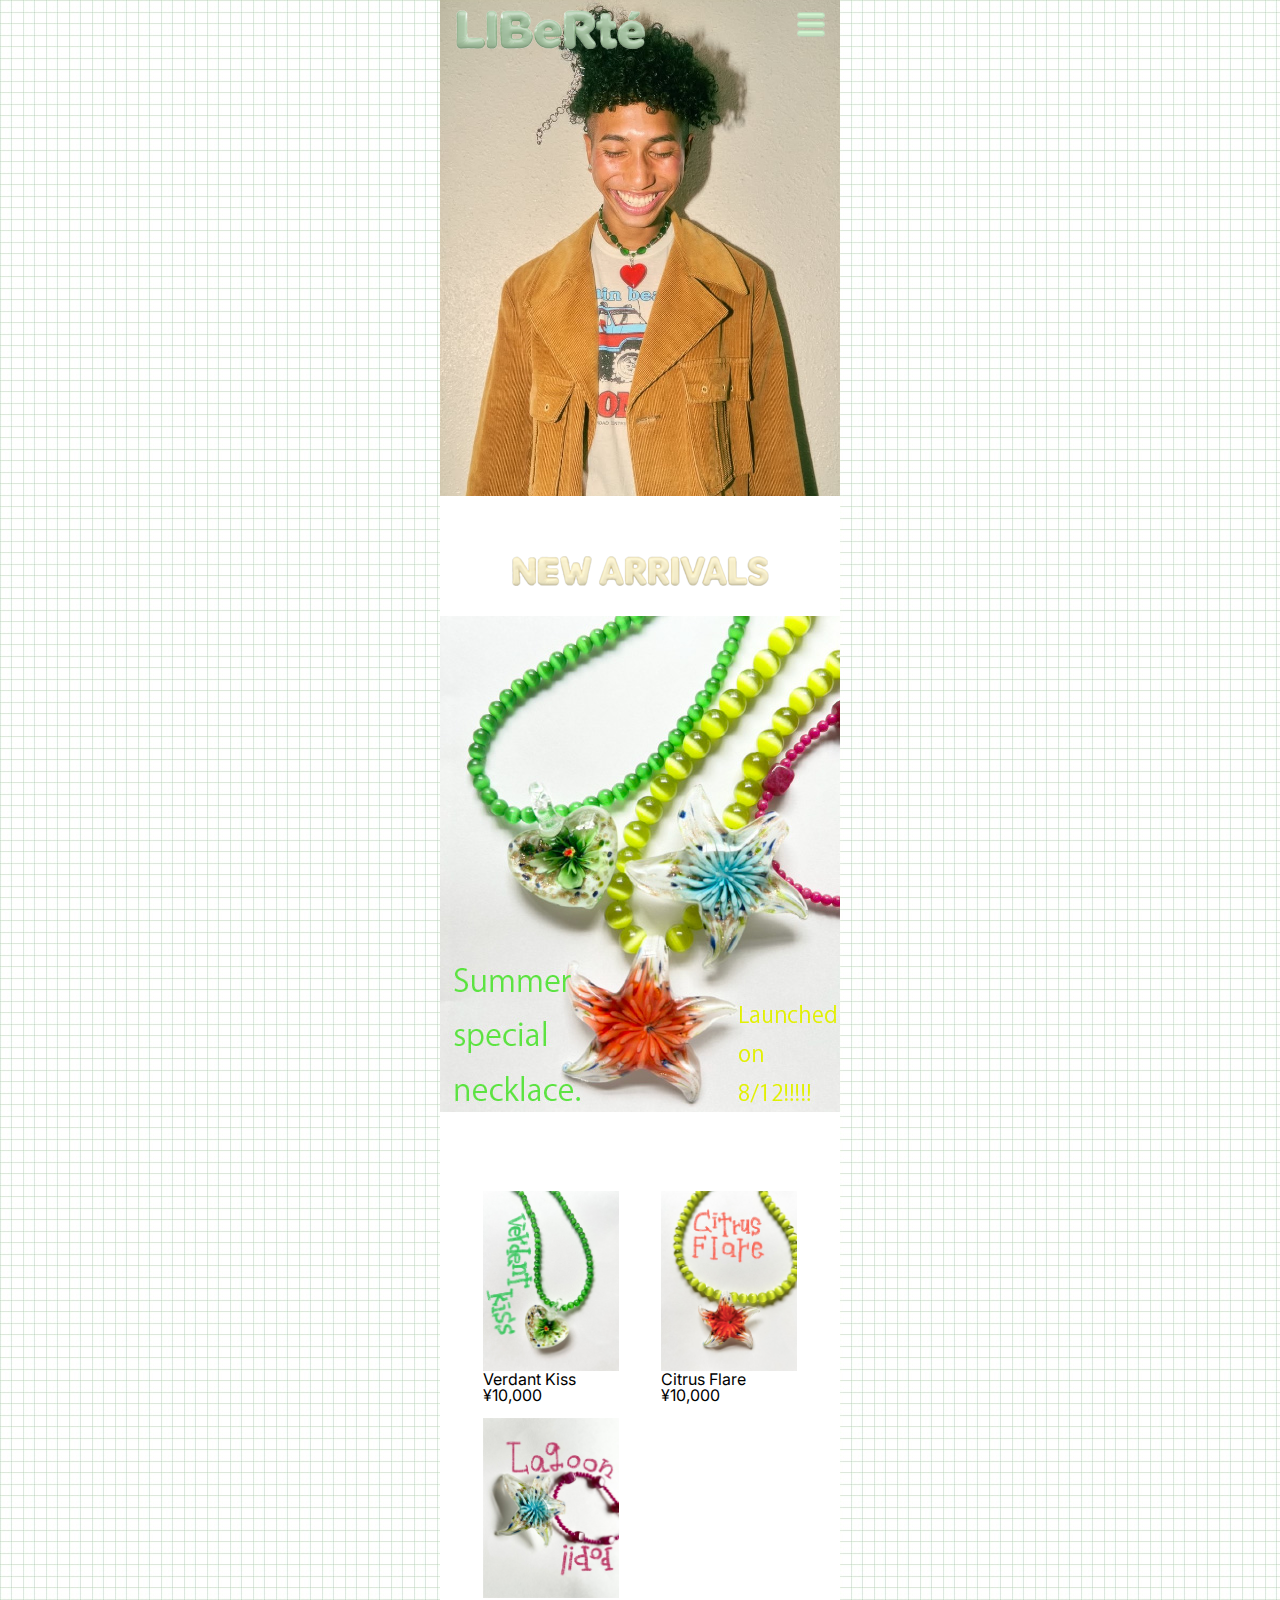
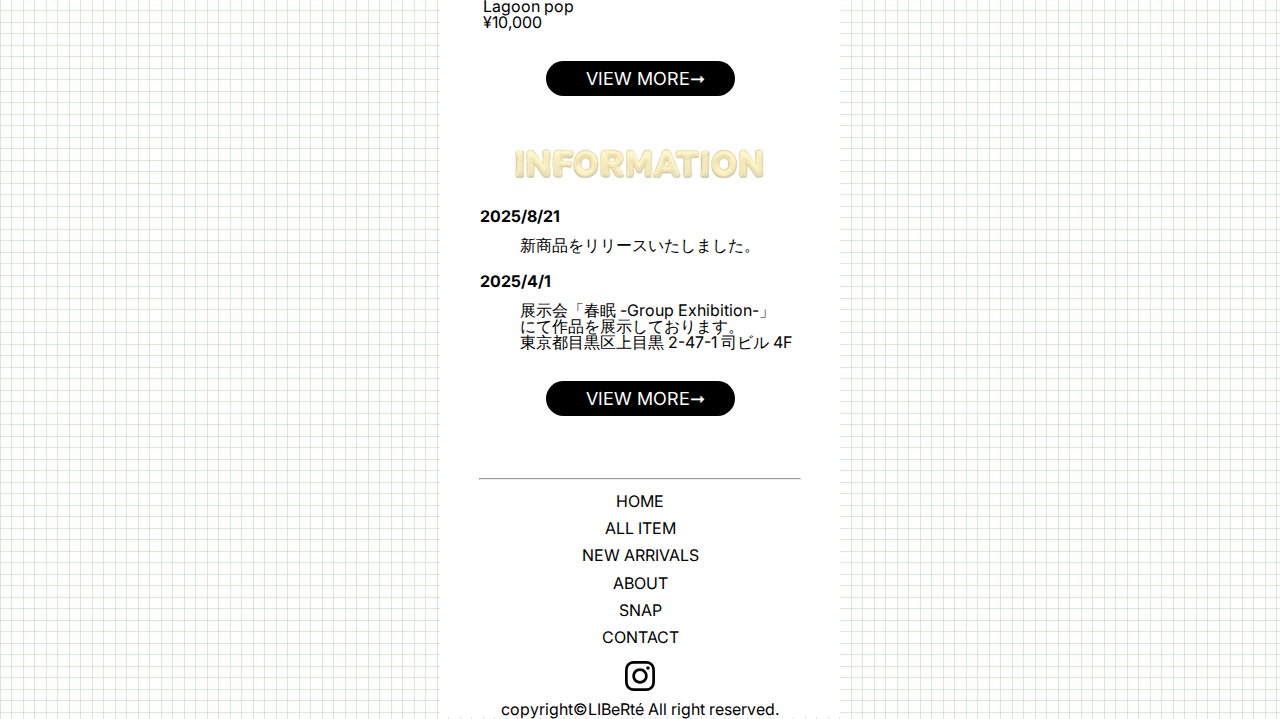
<file: index.html>
<!DOCTYPE html>
<html lang="ja">
<head>
	<meta charset="UTF-8">
	<meta name="viewport" content="width=device-width, initial-scale=1.0">
	<title>LIBeRté -HOME-</title>	
	<link rel="icon" href="favicon.ico">
	<link rel="stylesheet" href="css/reset.css">
	<link rel="stylesheet" href="css/common.css">
	<link rel="stylesheet" href="css/top.css">
	<script src="js/jquery-2.1.4.min.js"></script>
	<script src="js/script.js"></script>

	<link rel="preconnect" href="https://fonts.googleapis.com">
	<link rel="preconnect" href="https://fonts.gstatic.com" crossorigin>
	<link href="https://fonts.googleapis.com/css2?family=Inter:ital,opsz,wght@0,14..32,100..900;1,14..32,100..900&display=swap" rel="stylesheet"><body>
	<div id="page">
			<div id="headnav">
			<header>
				<h1><a href="index.html"><img src="images/logo.png" alt="LIBeRté"></a></h1>
			</header>
			<nav>
					<input type="checkbox" id="menu">
					<label for="menu"><img src="images/menu.png" alt="メニュー"></label>
				<ul>
					<li class="HOME"><a href="index.html"><img src="images/home.png" alt="HOME"></a></li>
					<li class="ALL ITEM"><a href="html/item.html"><img src="images/item.png" alt="ALL ITEM"></a></li>
					<li class="NEW ARRIVALS"><a href="html/new.html"><img src="images/new.png" alt="NEW ARRIVALS"></a></li>
					<li class="ABOUT"><a href="html/about.html"><img src="images/about.png" alt="ABOUT"></a></li>
					<li class="SNAP"><a href="html/snap.html"><img src="images/snap.png" alt="SNAP"></a></li>
					<li class="CONTACT"><a href="html/contact.html"><img src="images/contact.png" alt="CONTACT"></a></li>
				</ul>
			</nav>
		</div>
	<main>
		<picture>
			<source srcset="images/mainvisual.jpg" media="(max-witdh: 500px)">
			<img src="images/mainvisual.jpg" width="400" height="496" alt="liberte">
		</picture>

	<h2><img src="images/new.png" alt="NEW ARRIVALS"></h2>

		<div id="slide">
			<ul>
				<li><img src="images/summer1.jpg" width="400" height="496" alt="Summer Special"></li>
				<li><img src="images/citrus.jpg" width="400" height="496" alt="Citrus"></li>
				<li><img src="images/kiss.jpg" width="400" height="496" alt="Verdant Kiss"></li>
				<li><img src="images/pop.jpg" width="400" height="496" alt="Lagoon pop"></li>
			</ul>
		</div>

	<dl>
		<dt>
			<img src="images/kiss.jpeg" width="136" height="180" alt="Verdant Kiss" >
		</dt>
		<dd>
		Verdant Kiss<br>&yen;10,000
		</dd>
	</dl>
	<dl>
		<dt>
			<img src="images/citrus.jpeg" width="136" height="180" alt="Citrus Flare" >
		</dt>
		<dd>
		Citrus Flare<br>&yen;10,000
		</dd>
	</dl>
	<dl>
		<dt>
			<img src="images/lagoon.jpeg" width="136" height="180" alt="Lagoon pop" >
		</dt>
		<dd>
		Lagoon pop<br>&yen;10,000
		</dd>
	</dl>
	
	<p class="view"><a href="html/new.html">VIEW MORE&#x279E;</a></p>

	<h2><img src="images/info.png" alt="INFORMATION"></h2>
	<div id="info">
	<ul><strong>2025/8/21</strong>
		<li>新商品をリリースいたしました。</li>
	</ul>
	<ul><strong>2025/4/1</strong>
		<li>展示会「春眠 -Group Exhibition-」<br>
		にて作品を展示しております。<br>
		東京都目黒区上目黒 2-47-1 司ビル 4F</li>
	</ul>
		</div>
			<p class="view"><a href="hayakawa.pptx">VIEW MORE&#x279E;</a></p>

</main>


<footer>
	<hr>
		<ul>
			<li class="HOME"><a href="index.html">HOME</a></li>
			<li class="ALL ITEM"><a href="html/item.html">ALL ITEM</a></li>
			<li class="NEW ARRIVALS"><a href="html/new.html">NEW ARRIVALS</a></li>
			<li class="ABOUT"><a href="html/about.html">ABOUT</a></li>
			<li class="SNAP"><a href="html/snap.html">SNAP</a></li>
			<li class="CONTACT"><a href="html/contact.html">CONTACT</a></li>
		</ul>

		<p class="insta">
			<a href="https://www.instagram.com/" target="_blank"><img src="images/Instagram_Glyph_Black.svg" width="30" height="30" alt="Instagram"></a>
		</p>
	<p><small>copyright&copy;LIBeRté All right reserved.</small></p>

</footer>
</div>
</body>
</html>
</file>
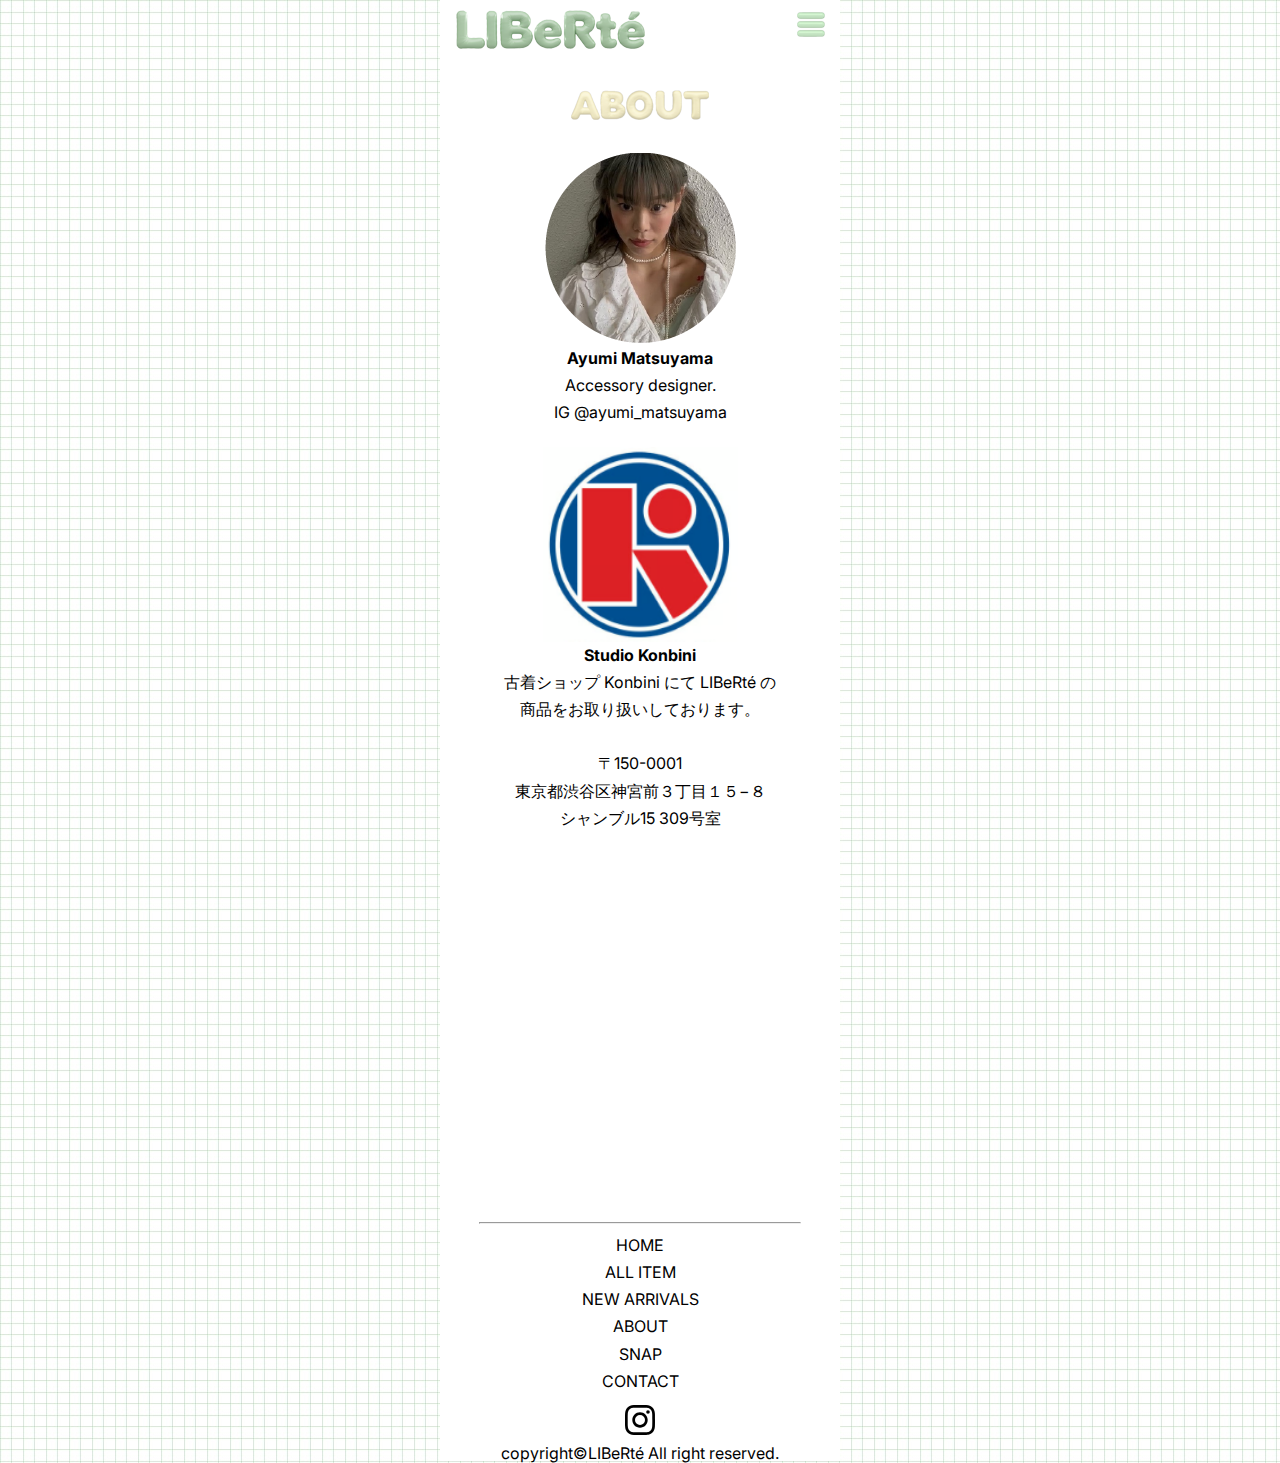
<file: html/about.html>
<!DOCTYPE html>
<html lang="ja">
<head>
	<meta charset="UTF-8">
	<meta name="viewport" content="width=device-width, initial-scale=1.0">
	<title>LIBeRté -ABOUT-</title>
	<link rel="icon" href="../favicon.ico">
	<link rel="stylesheet" href="../css/reset.css">
	<link rel="stylesheet" href="../css/common.css">
	<link rel="stylesheet" href="../css/about.css">
<link rel="preconnect" href="https://fonts.googleapis.com">
<link rel="preconnect" href="https://fonts.gstatic.com" crossorigin>
<link href="https://fonts.googleapis.com/css2?family=Inter:ital,opsz,wght@0,14..32,100..900;1,14..32,100..900&display=swap" rel="stylesheet"><body>
	<div id="page">
		<div id="headnav">
			<header>
				<h1><a href="../index.html"><img src="../images/logo.png" alt="LIBeRté"></a></h1>
			</header>
			<nav>
					<input type="checkbox" id="menu">
					<label for="menu"><img src="../images/menu.png" alt="メニュー"></label>
				<ul>
					<li class="HOME"><a href="../index.html"><img src="../images/home.png" alt="HOME"></a></li>
					<li class="ALL ITEM"><a href="item.html"><img src="../images/item.png" alt="ALL ITEM"></a></li>
					<li class="NEW ARRIVALS"><a href="new.html"><img src="../images/new.png" alt="NEW ARRIVALS"></a></li>
					<li class="ABOUT"><a href="about.html"><img src="../images/about.png" alt="ABOUT"></a></li>
					<li class="SNAP"><a href="snap.html"><img src="../images/snap.png" alt="SNAP"></a></li>
					<li class="CONTACT"><a href="contact.html"><img src="../images/contact.png" alt="CONTACT"></a></li>
				</ul>
			</nav>
		</div>
<main>
<h2><img src="../images/about.png" alt="ABOUT"></h2>
<dl>
	<dt>
		<img src="../images/ayu.png" width="195" height="195" alt="liberte">
		</dt>
		<dd>
			<strong>Ayumi Matsuyama</strong><br>
			Accessory designer.<br>
			IG @ayumi_matsuyama
		</dd>
</dl>

<dl>
	<dt>
		<img src="../images/konbini.png" width="195" height="195" alt="konbini">
		</dt>
		<dd>
		<strong>Studio Konbini</strong><br>
		古着ショップ Konbini にて LIBeRté の<br>商品をお取り扱いしております。
		<br><br>
		〒150-0001 <br>東京都渋谷区神宮前３丁目１５−８<br>シャンブル15 309号室
<iframe src="https://www.google.com/maps/embed?pb=!1m18!1m12!1m3!1d3241.286440337344!2d139.70646761061175!3d35.669948372476554!2m3!1f0!2f0!3f0!3m2!1i1024!2i768!4f13.1!3m3!1m2!1s0x60188ca255407e6d%3A0xe1d29cad670f3d75!2z44CSMTUwLTAwMDEg5p2x5Lqs6YO95riL6LC35Yy656We5a6u5YmN77yT5LiB55uu77yR77yV4oiS77yYIOOCt-ODo-ODs-ODluODqzE1!5e0!3m2!1sja!2sjp!4v1756189825981!5m2!1sja!2sjp" width="320" height="320" style="border:0;" allowfullscreen="" loading="lazy" referrerpolicy="no-referrer-when-downgrade"></iframe>		</dd>
</dl>


</main>


<footer>
	<hr>
		<ul>
			<li class="HOME"><a href="../index.html">HOME</a></li>
			<li class="ALL ITEM"><a href="item.html">ALL ITEM</a></li>
			<li class="NEW ARRIVALS"><a href="new.html">NEW ARRIVALS</a></li>
			<li class="ABOUT"><a href="about.html">ABOUT</a></li>
			<li class="SNAP"><a href="snap.html">SNAP</a></li>
			<li class="CONTACT"><a href="contact.html">CONTACT</a></li>
		</ul>
		<p class="insta">
			<a href="https://www.instagram.com/" target="_blank"><img src="../images/Instagram_Glyph_Black.svg" width="30" height="30" alt="Instagram"></a>
		</p>

<p><small>copyright&copy;LIBeRté All right reserved.</small></p>

</footer>
</div>
</body>
</html>
</file>
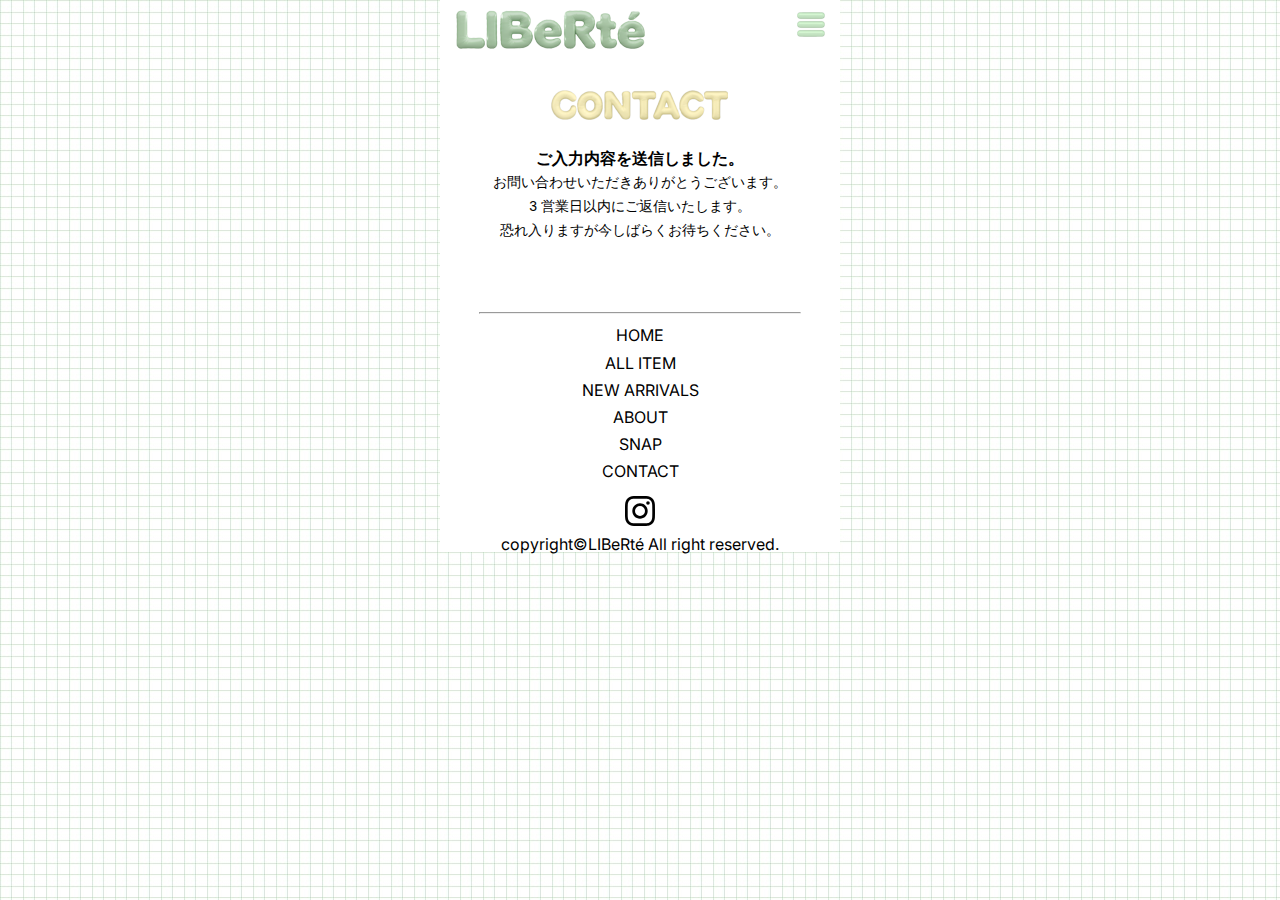
<file: html/answer.html>
<!DOCTYPE html>
<html lang="ja">
<head>
	<meta charset="UTF-8">
	<meta name="viewport" content="width=device-width, initial-scale=1.0">
	<title>LIBeRté -CONTACT-</title>
	<link rel="icon" href="../favicon.ico">
	<link rel="stylesheet" href="../css/reset.css">
	<link rel="stylesheet" href="../css/common.css">
	<link rel="stylesheet" href="../css/answer.css">
	<link rel="preconnect" href="https://fonts.googleapis.com">
	<link rel="preconnect" href="https://fonts.gstatic.com" crossorigin>
	<link href="https://fonts.googleapis.com/css2?family=Inter:ital,opsz,wght@0,14..32,100..900;1,14..32,100..900&display=swap" rel="stylesheet">	<div id="page">
		<div id="headnav">
			<header>
				<h1><a href="../index.html"><img src="../images/logo.png" alt="LIBeRté"></a></h1>
			</header>
			<nav>
					<input type="checkbox" id="menu">
					<label for="menu"><img src="../images/menu.png" alt="メニュー"></label>
				<ul>
					<li class="HOME"><a href="../index.html"><img src="../images/home.png" alt="HOME"></a></li>
					<li class="ALL ITEM"><a href="item.html"><img src="../images/item.png" alt="ALL ITEM"></a></li>
					<li class="NEW ARRIVALS"><a href="new.html"><img src="../images/new.png" alt="NEW ARRIVALS"></a></li>
					<li class="ABOUT"><a href="about.html"><img src="../images/about.png" alt="ABOUT"></a></li>
					<li class="SNAP"><a href="snap.html"><img src="../images/snap.png" alt="SNAP"></a></li>
					<li class="CONTACT"><a href="contact.html"><img src="../images/contact.png" alt="CONTACT"></a></li>
				</ul>
			</nav>
		</div>

<main>
<h2><img src="../images/contact.png" alt="CONTACT"></h2>

		<h3>ご入力内容を送信しました。</h3>
		<p class="answer">お問い合わせいただきありがとうございます。<br>
			3 営業日以内にご返信いたします。<br>
			恐れ入りますが今しばらくお待ちください。</p>

</main>



<footer>
	<hr>
		<ul>
			<li class="HOME"><a href="../index.html">HOME</a></li>
			<li class="ALL ITEM"><a href="item.html">ALL ITEM</a></li>
			<li class="NEW ARRIVALS"><a href="new.html">NEW ARRIVALS</a></li>
			<li class="ABOUT"><a href="about.html">ABOUT</a></li>
			<li class="SNAP"><a href="snap.html">SNAP</a></li>
			<li class="CONTACT"><a href="contact.html">CONTACT</a></li>
		</ul>
		<p class="insta">
				<a href="https://www.instagram.com/" target="_blank"><img src="../images/Instagram_Glyph_Black.svg" width="30" height="30" alt="Instagram"></a>
		</p>

<p><small>copyright&copy;LIBeRté All right reserved.</small></p>

</footer>
</div>
</body>
</html>
</file>
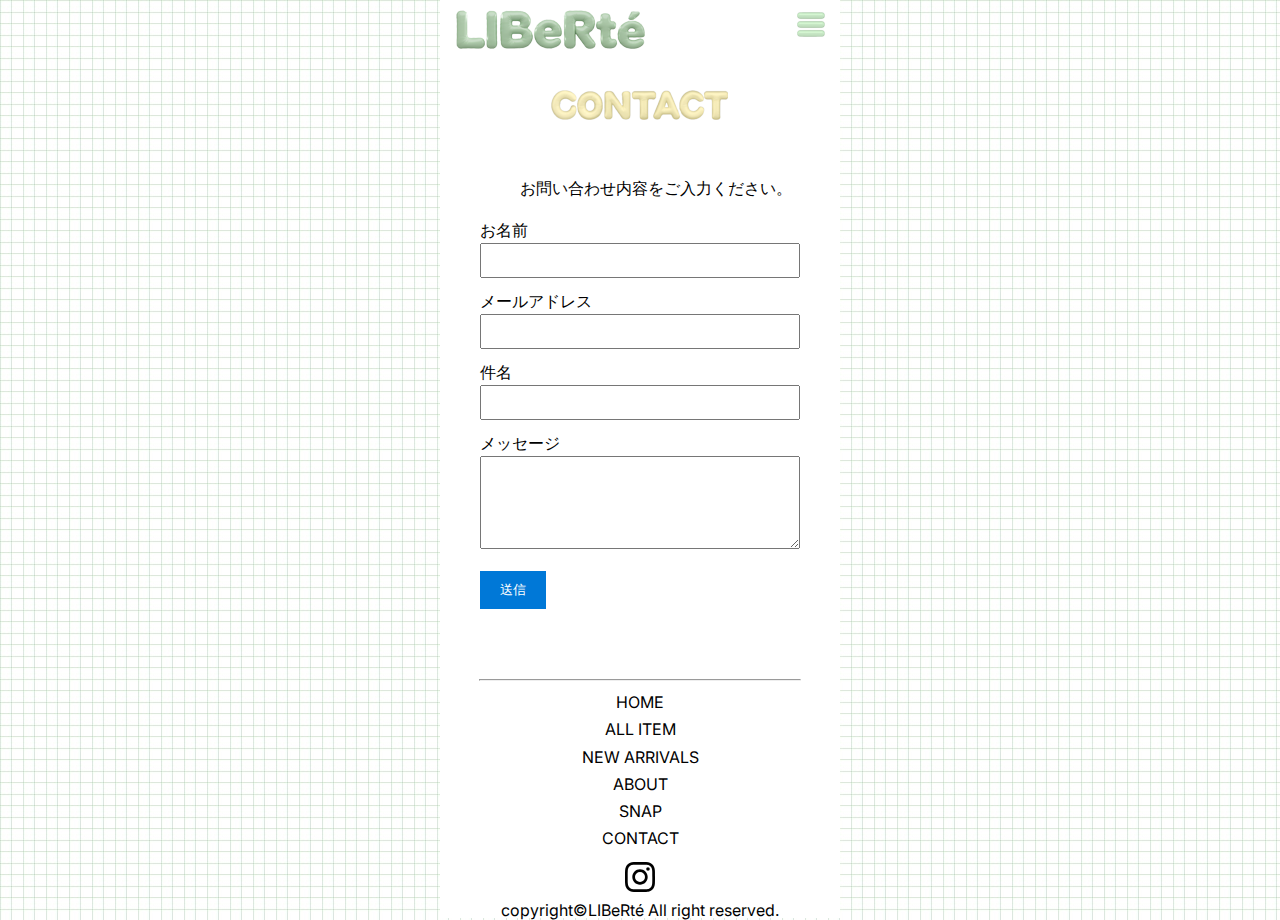
<file: html/contact.html>
<!DOCTYPE html>
<html lang="ja">
<head>
	<meta charset="UTF-8">
	<meta name="viewport" content="width=device-width, initial-scale=1.0">
	<title>LIBeRté -CONTACT-</title>
	<link rel="icon" href="../favicon.ico">
	<link rel="stylesheet" href="../css/reset.css">
	<link rel="stylesheet" href="../css/common.css">
	<link rel="stylesheet" href="../css/contact.css">
<link rel="preconnect" href="https://fonts.googleapis.com">
<link rel="preconnect" href="https://fonts.gstatic.com" crossorigin>
<link href="https://fonts.googleapis.com/css2?family=Inter:ital,opsz,wght@0,14..32,100..900;1,14..32,100..900&display=swap" rel="stylesheet">	<div id="page">
		<div id="headnav">
			<header>
				<h1><a href="../index.html"><img src="../images/logo.png" alt="LIBeRté"></a></h1>
			</header>
			<nav>
					<input type="checkbox" id="menu">
					<label for="menu"><img src="../images/menu.png" alt="メニュー"></label>
				<ul>
					<li class="HOME"><a href="../index.html"><img src="../images/home.png" alt="HOME"></a></li>
					<li class="ALL ITEM"><a href="item.html"><img src="../images/item.png" alt="ALL ITEM"></a></li>
					<li class="NEW ARRIVALS"><a href="new.html"><img src="../images/new.png" alt="NEW ARRIVALS"></a></li>
					<li class="ABOUT"><a href="about.html"><img src="../images/about.png" alt="ABOUT"></a></li>
					<li class="SNAP"><a href="snap.html"><img src="../images/snap.png" alt="SNAP"></a></li>
					<li class="CONTACT"><a href="contact.html"><img src="../images/contact.png" alt="CONTACT"></a></li>
				</ul>
			</nav>
		</div>

<main>
<h2><img src="../images/contact.png" alt="CONTACT"></h2>

<p>お問い合わせ内容をご入力ください。</p>

<form action="answer.html" method="post">
		<label for="name">お名前</label>
		<input type="text" id="name" name="name" required>

		<label for="email">メールアドレス</label>
		<input type="email" id="email" name="email" required>

		<label for="subject">件名</label>
		<input type="text" id="subject" name="subject">

		<label for="message">メッセージ</label>
		<textarea id="message" name="message" rows="5" required></textarea>

		<button type="submit">送信</button>
	</form>
	
</main>



<footer>
	<hr>
		<ul>
			<li class="HOME"><a href="../index.html">HOME</a></li>
			<li class="ALL ITEM"><a href="item.html">ALL ITEM</a></li>
			<li class="NEW ARRIVALS"><a href="new.html">NEW ARRIVALS</a></li>
			<li class="ABOUT"><a href="about.html">ABOUT</a></li>
			<li class="SNAP"><a href="snap.html">SNAP</a></li>
			<li class="CONTACT"><a href="contact.html">CONTACT</a></li>
		</ul>
		<p class="insta">
				<a href="https://www.instagram.com/" target="_blank"><img src="../images/Instagram_Glyph_Black.svg" width="30" height="30" alt="Instagram"></a>
		</p>

<p><small>copyright&copy;LIBeRté All right reserved.</small></p>

</footer>
</div>
</body>
</html>
</file>
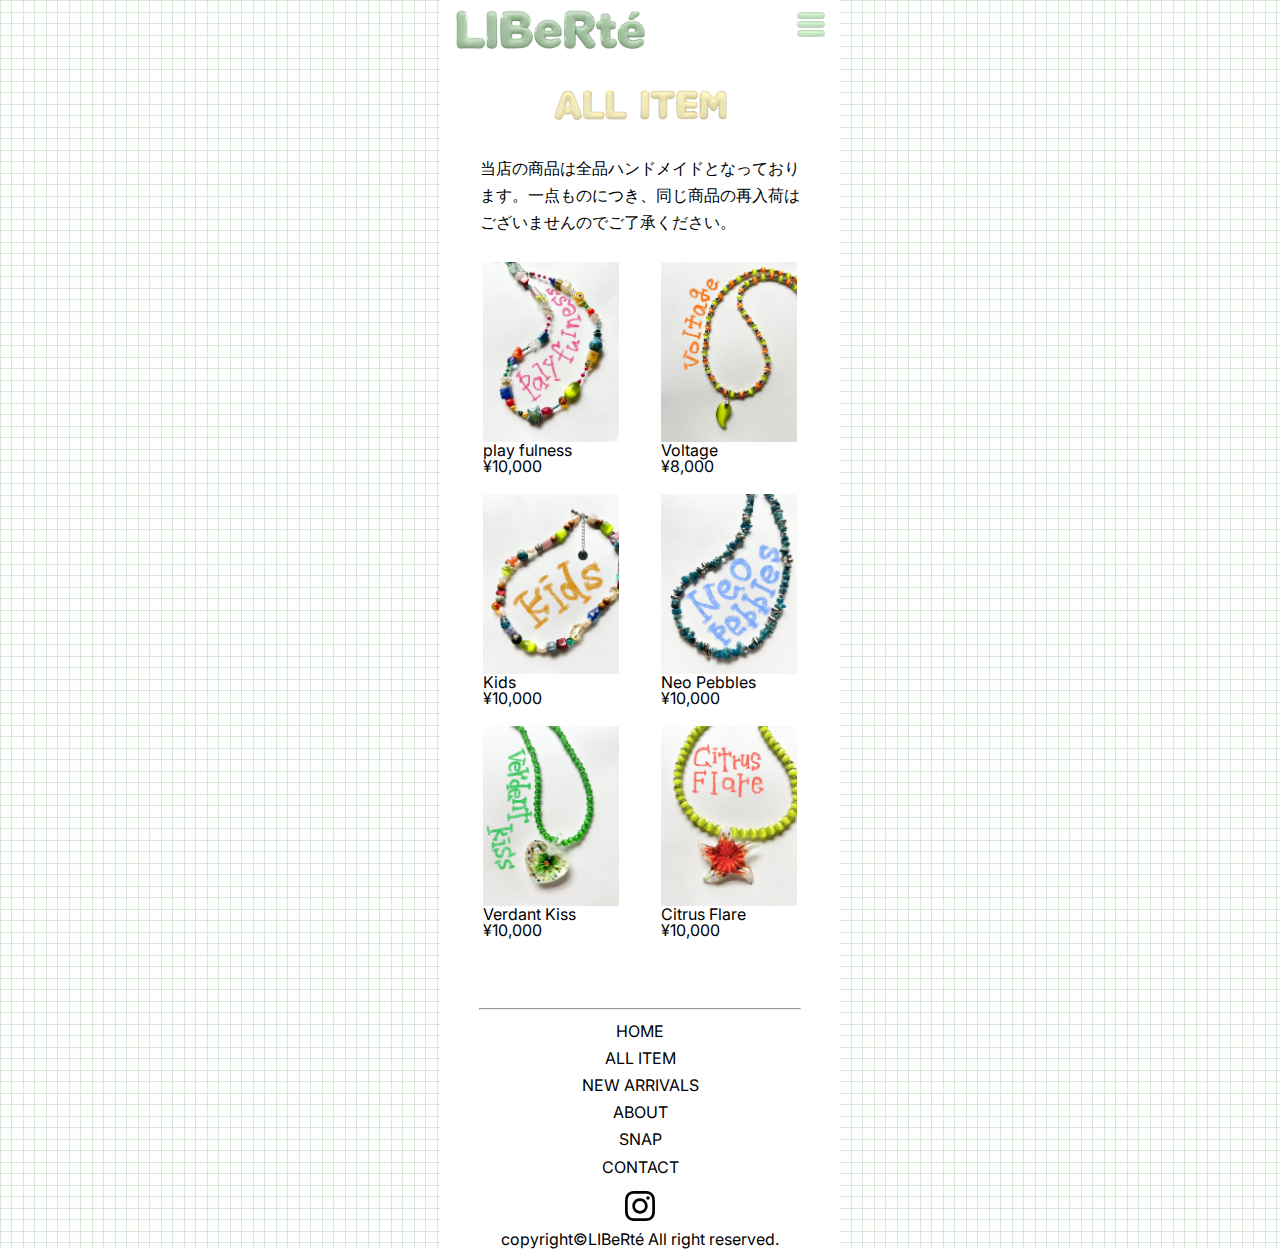
<file: html/item.html>
<!DOCTYPE html>
<html lang="ja">
<head>
	<meta charset="UTF-8">
	<meta name="viewport" content="width=device-width, initial-scale=1.0">
	<title>LIBeRté -ITEM-</title>
	<link rel="icon" href="../favicon.ico">
	<link rel="stylesheet" href="../css/reset.css">
	<link rel="stylesheet" href="../css/common.css">
	<link rel="stylesheet" href="../css/item.css">
<link rel="preconnect" href="https://fonts.googleapis.com">
<link rel="preconnect" href="https://fonts.gstatic.com" crossorigin>
<link href="https://fonts.googleapis.com/css2?family=Inter:ital,opsz,wght@0,14..32,100..900;1,14..32,100..900&display=swap" rel="stylesheet">	<div id="page">
		<div id="headnav">
			<header>
				<h1><a href="../index.html"><img src="../images/logo.png" alt="LIBeRté"></a></h1>
			</header>
			<nav>
					<input type="checkbox" id="menu">
					<label for="menu"><img src="../images/menu.png" alt="メニュー"></label>
				<ul>
					<li class="HOME"><a href="../index.html"><img src="../images/home.png" alt="HOME"></a></li>
					<li class="ALL ITEM"><a href="item.html"><img src="../images/item.png" alt="ALL ITEM"></a></li>
					<li class="NEW ARRIVALS"><a href="new.html"><img src="../images/new.png" alt="NEW ARRIVALS"></a></li>
					<li class="ABOUT"><a href="about.html"><img src="../images/about.png" alt="ABOUT"></a></li>
					<li class="SNAP"><a href="snap.html"><img src="../images/snap.png" alt="SNAP"></a></li>
					<li class="CONTACT"><a href="contact.html"><img src="../images/contact.png" alt="CONTACT"></a></li>
				</ul>
			</nav>
		</div>

<main>
<h2><img src="../images/item.png" alt="ALL ITEM"></h2>
		<p>当店の商品は全品ハンドメイドとなっており<br>
			ます。一点ものにつき、同じ商品の再入荷は
			ございませんのでご了承ください。</p>

	<dl>
		<dt>
			<img src="../images/play.jpeg" width="136" height="180" alt="play fulness" >
		</dt>
		<dd>
		play fulness<br>&yen;10,000
		</dd>
	</dl>
	<dl>
		<dt>
			<img src="../images/voltage.jpeg" width="136" height="180" alt="voltage" >
		</dt>
		<dd>
		Voltage<br>&yen;8,000
		</dd>
	</dl>
	<dl>
		<dt>
			<img src="../images/kids.jpeg" width="136" height="180" alt="kids" >
		</dt>
		<dd>
		Kids<br>&yen;10,000
		</dd>
	</dl>
	<dl>
		<dt>
			<img src="../images/neo.jpeg" width="136" height="180" alt="neo pebbles" >
		</dt>
		<dd>
		Neo Pebbles<br>&yen;10,000
		</dd>
	</dl>
		<dl>
		<dt>
			<img src="../images/kiss.jpeg" width="136" height="180" alt="Verdant Kiss" >
		</dt>
		<dd>
		Verdant Kiss<br>&yen;10,000
		</dd>
	</dl>
	<dl>
		<dt>
			<img src="../images/citrus.jpeg" width="136" height="180" alt="Citrus Flare" >
		</dt>
		<dd>
		Citrus Flare<br>&yen;10,000
		</dd>
	</dl>
</main>

<footer>
	<hr>
		<ul>
			<li class="HOME"><a href="../index.html">HOME</a></li>
			<li class="ALL ITEM"><a href="item.html">ALL ITEM</a></li>
			<li class="NEW ARRIVALS"><a href="new.html">NEW ARRIVALS</a></li>
			<li class="ABOUT"><a href="about.html">ABOUT</a></li>
			<li class="SNAP"><a href="snap.html">SNAP</a></li>
			<li class="CONTACT"><a href="contact.html">CONTACT</a></li>
		</ul>
		<p class="insta">
			<a href="https://www.instagram.com/" target="_blank"><img src="../images/Instagram_Glyph_Black.svg" width="30" height="30" alt="Instagram"></a>
		</p>

<p><small>copyright&copy;LIBeRté All right reserved.</small></p>

</footer>
</div>
</body>
</html>
</file>
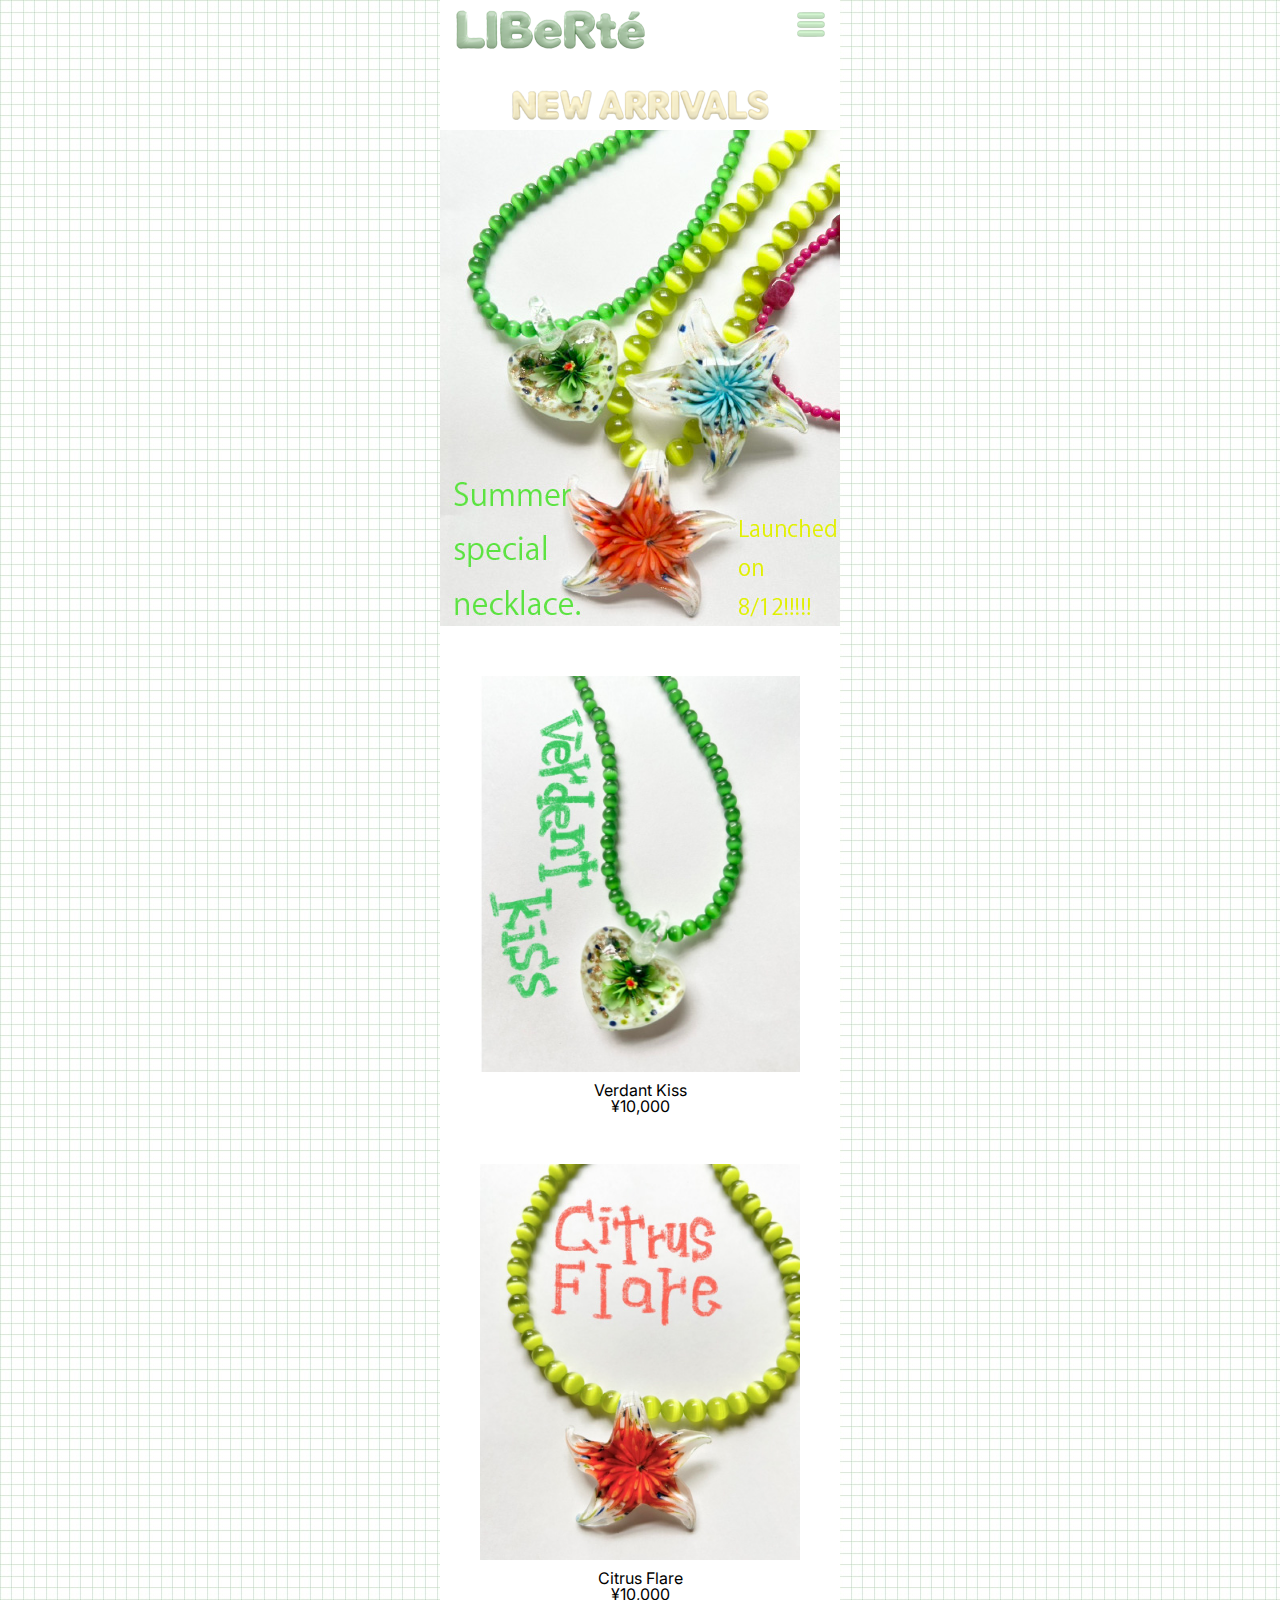
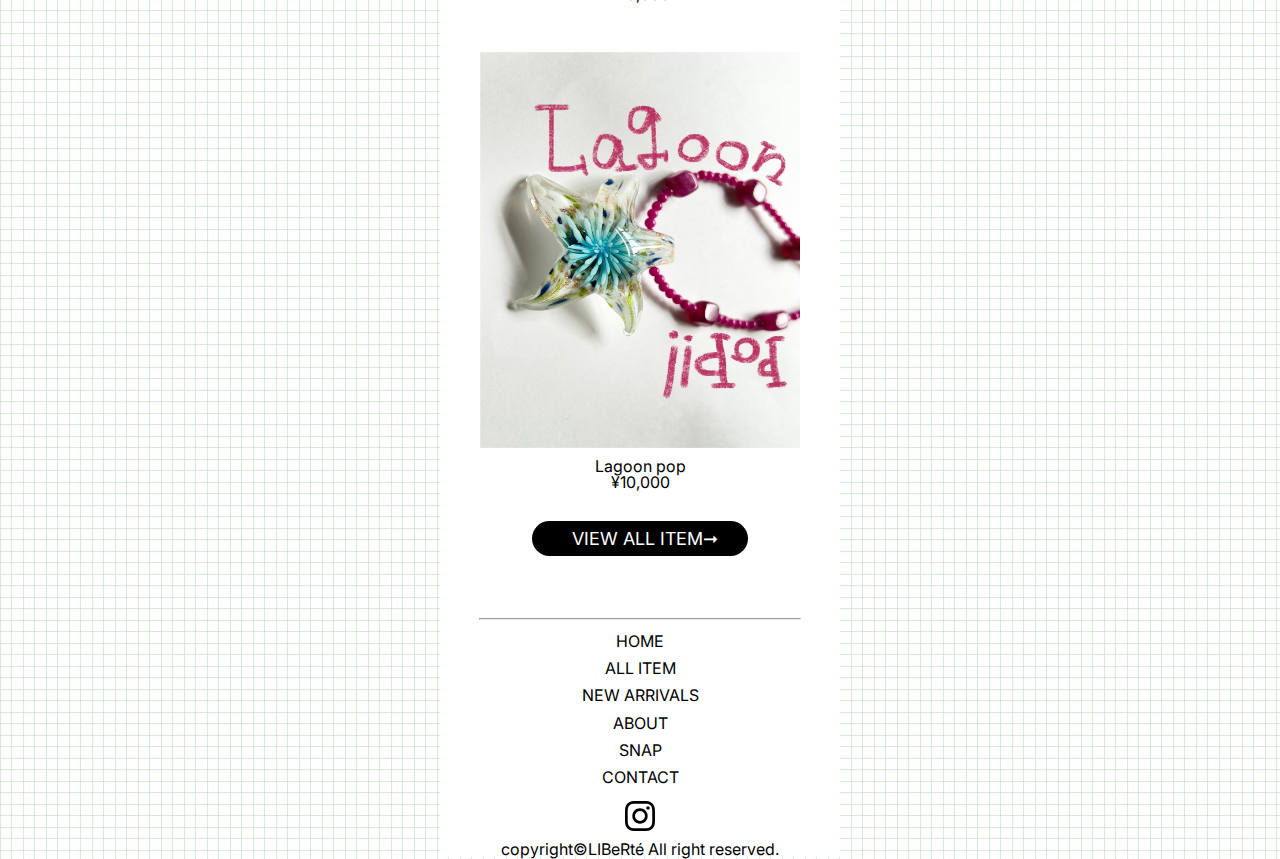
<file: html/new.html>
<!DOCTYPE html>
<html lang="ja">
<head>
	<meta charset="UTF-8">
	<meta name="viewport" content="width=device-width, initial-scale=1.0">
	<title>liberte -NEW ARRIVALS-</title>
	<link rel="icon" href="../favicon.ico">	
	<link rel="stylesheet" href="../css/reset.css">
	<link rel="stylesheet" href="../css/common.css">
	<link rel="stylesheet" href="../css/new.css">
	<link rel="preconnect" href="https://fonts.googleapis.com">
	<link rel="preconnect" href="https://fonts.gstatic.com" crossorigin>
	<link href="https://fonts.googleapis.com/css2?family=Inter:ital,opsz,wght@0,14..32,100..900;1,14..32,100..900&display=swap" rel="stylesheet"><body>
	
		<div id="page">
		<div id="headnav">
			<header>
				<h1><a href="../index.html"><img src="../images/logo.png" alt="LIBeRté"></a></h1>
			</header>
			<nav>
					<input type="checkbox" id="menu">
					<label for="menu"><img src="../images/menu.png" alt="メニュー"></label>
				<ul>
					<li class="HOME"><a href="../index.html"><img src="../images/home.png" alt="HOME"></a></li>
					<li class="ALL ITEM"><a href="item.html"><img src="../images/item.png" alt="ALL ITEM"></a></li>
					<li class="NEW ARRIVALS"><a href="new.html"><img src="../images/new.png" alt="NEW ARRIVALS"></a></li>
					<li class="ABOUT"><a href="about.html"><img src="../images/about.png" alt="ABOUT"></a></li>
					<li class="SNAP"><a href="snap.html"><img src="../images/snap.png" alt="SNAP"></a></li>
					<li class="CONTACT"><a href="contact.html"><img src="../images/contact.png" alt="CONTACT"></a></li>
				</ul>
			</nav>
		</div>

<main>
	<h2><img src="../images/new.png" alt="NEW ARRIVALS"></h2>
			<p><img src="../images/summer1.jpg" alt="Summer Special"></p>
	<dl>
		<dt>
			<img src="../images/kiss2.jpg" width="320" height="396" alt="Verdant Kiss" >
		</dt>
		<dd>
		Verdant Kiss<br>&yen;10,000
		</dd>
	</dl>
	<dl>
		<dt>
			<img src="../images/citrus2.jpg" width="320" height="396" alt="Citrus Flare" >
		</dt>
		<dd>
		Citrus Flare<br>&yen;10,000
		</dd>
	</dl>
	<dl>
		<dt>
			<img src="../images/lagoon.jpeg" width="320" height="396" alt="Lagoon pop" >
		</dt>
		<dd>
		Lagoon pop<br>&yen;10,000
		</dd>
	</dl>
	<p class="view"><a href="item.html">VIEW ALL ITEM&#x279E;</a></p>

</main>

<footer>
	<hr>
		<ul>
			<li class="HOME"><a href="../index.html">HOME</a></li>
			<li class="ALL ITEM"><a href="item.html">ALL ITEM</a></li>
			<li class="NEW ARRIVALS"><a href="new.html">NEW ARRIVALS</a></li>
			<li class="ABOUT"><a href="about.html">ABOUT</a></li>
			<li class="SNAP"><a href="snap.html">SNAP</a></li>
			<li class="CONTACT"><a href="contact.html">CONTACT</a></li>
		</ul>
		<p class="insta">
			<a href="https://www.instagram.com/" target="_blank"><img src="../images/Instagram_Glyph_Black.svg" width="30" height="30" alt="Instagram"></a>
		</p>

<p><small>copyright&copy;LIBeRté All right reserved.</small></p>

</footer>
</div>
</body>
</html>
</file>
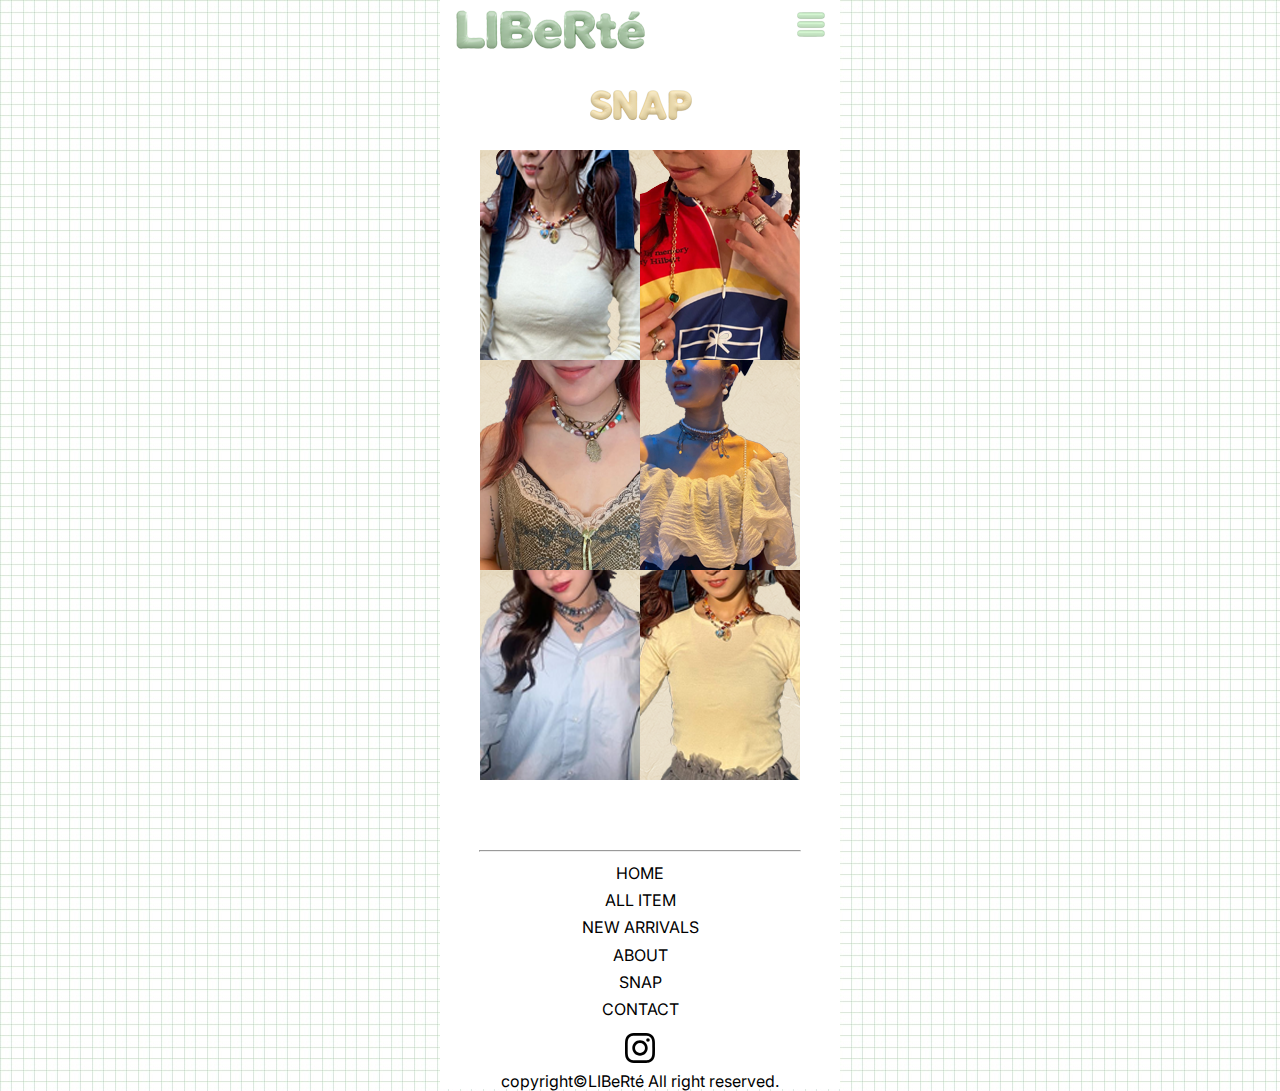
<file: html/snap.html>
<!DOCTYPE html>
<html lang="ja">
<head>
	<meta charset="UTF-8">
	<meta name="viewport" content="width=device-width, initial-scale=1.0">
	<title>LIBeRté -SNAP-</title>	
	<link rel="icon" href="../favicon.ico">
	<link rel="stylesheet" href="../css/reset.css">
	<link rel="stylesheet" href="../css/common.css">
	<link rel="stylesheet" href="../css/snap.css">
<link rel="preconnect" href="https://fonts.googleapis.com">
<link rel="preconnect" href="https://fonts.gstatic.com" crossorigin>
<link href="https://fonts.googleapis.com/css2?family=Inter:ital,opsz,wght@0,14..32,100..900;1,14..32,100..900&display=swap" rel="stylesheet"><body>
	<div id="page">
		<div id="headnav">
			<header>
				<h1><a href="../index.html"><img src="../images/logo.png" alt="LIBeRté"></a></h1>
			</header>
			<nav>
					<input type="checkbox" id="menu">
					<label for="menu"><img src="../images/menu.png" alt="メニュー"></label>
				<ul>
					<li class="HOME"><a href="../index.html"><img src="../images/home.png" alt="HOME"></a></li>
					<li class="ALL ITEM"><a href="item.html"><img src="../images/item.png" alt="ALL ITEM"></a></li>
					<li class="NEW ARRIVALS"><a href="new.html"><img src="../images/new.png" alt="NEW ARRIVALS"></a></li>
					<li class="ABOUT"><a href="about.html"><img src="../images/about.png" alt="ABOUT"></a></li>
					<li class="SNAP"><a href="snap.html"><img src="../images/snap.png" alt="SNAP"></a></li>
					<li class="CONTACT"><a href="contact.html"><img src="../images/contact.png" alt="CONTACT"></a></li>
				</ul>
			</nav>
		</div>

<main>
<h2><img src="../images/snap.png" alt="SNAP"></h2>
	<ul>
		<li><img src="../images/ema7.png" width="160" height="210" alt="play fulness" ></li>
		<li><img src="../images/ayu3.png" width="160" height="210" alt="play fulness" ></li>
		<li><img src="../images/fre1.png" width="160" height="210" alt="play fulness" ></li>
		<li><img src="../images/ema5.png" width="160" height="210" alt="play fulness" ></li>
		<li><img src="../images/aya2.png" width="160" height="210" alt="play fulness" ></li>
		<li><img src="../images/ema6.png" width="160" height="210" alt="play fulness" ></li>
	</ul>

</main>


<footer>
	<hr>
		<ul>
			<li class="HOME"><a href="../index.html">HOME</a></li>
			<li class="ALL ITEM"><a href="item.html">ALL ITEM</a></li>
			<li class="NEW ARRIVALS"><a href="new.html">NEW ARRIVALS</a></li>
			<li class="ABOUT"><a href="about.html">ABOUT</a></li>
			<li class="SNAP"><a href="snap.html">SNAP</a></li>
			<li class="CONTACT"><a href="contact.html">CONTACT</a></li>
		</ul>
		<p class="insta">
			<a href="https://www.instagram.com/" target="_blank"><img src="../images/Instagram_Glyph_Black.svg" width="30" height="30" alt="Instagram"></a>
		</p>
<p><small>copyright&copy;LIBeRté All right reserved.</small></p>

</footer>
</div>
</body>
</html>
</file>
<file: css/common.css>
@charset "UTF-8";

body {
	background-image: url(../images/back.jpg);
	background-repeat: repeat;
}

#header {
	width: 400px;
}

#headnav {
	position: sticky;
	top: 0;
	z-index: 10;
}

#headnav label{
	position: absolute;
	top: 12px;
	right: 15px;
	z-index: 5;
}

header {
	position: relative;
}

header h1 a{
	position: relative;
}


h1 {
	position: absolute;
	left: 10px;
	top:0;
	/*left: 50%;
	transform: translateX(-50%);*/
}

#page {
	width: 100%;
	font-family:"Inter", sans-serif;
	background-color: #fff;
	max-width: 400px;	
	min-width: 320px;	
	margin: 0 auto;
	font-weight: 400;
	font-size: 1rem;
	font-style: normal;
		/*outline: solid 1px blue;*/
}

nav input[type="checkbox"]{
	display: none;
}


h2 {
	margin: 20px 0  30px 0;
	text-align: center;
}

nav ul {
	display: none;
	position: fixed;
	top: 0;
	padding-top: 50px;
	background-color: rgba(0,0,0,0.7);
	width: 400px;
	z-index: 1;
	/*outline: 1px solid red;*/
}

nav {
	width: 400px;
}
nav ul li a {
	text-align: center;
	display: block;
	line-height: 4.5;
	border-right: 1px #fff solid;
	/*outline: 1px solid red;*/
	padding:10px 0 10px 0;
}

nav ul li img {
	/*outline: 1px solid red;*/
	vertical-align: middle;
}
nav ul li a:hover{
	background:#B9FFB3;
}

#menu:checked ~ ul{
	display:block;
}



footer ul li a{
	color: black;
}
footer li {
	display: block;
	text-align: center;
	/*outline: solid 1px red;*/
	line-height: 1.7;
	text-decoration: none;
}

footer li+li::before {
	content: none;
	
}


footer ul li a:hover{
	text-decoration: underline;
	/*color: var(--color-wh);*/
}

footer p{
	text-align: center;
	margin-top: 10px;
}

hr {
	width: 320px;
	text-align: center;
}


footer {
	margin-top: 70px;
}

footer .insta{
	text-align: center;
	display: block;
	/*outline: solid 1px red;*/
}
</file>
<file: css/top.css>
@charset "UTF-8";

header {
	position: relative;
}

#headnav label{
	position: absolute;
	right: 15px;
}

header h1{
	position: absolute;
}

main h2 {
	text-align: center;
	font-size: 1.375rem;
	margin-top: 60px;
}


#slide{
	position:relative;
	overflow:hidden;
	height:550px;
	margin-bottom: 10px;
	margin-top: 30px;
}

#slide ul{
	position:absolute;
	width:3000px;
	/*outline: 1px solid red;*/
}

#slide li{
	float:left;
	width:1000px;
	height: 496px;
	/*outline: 1px solid red;*/
}

main dl {
	margin-top: 0;
	margin-left: 42.6px;
	float: left;
	padding-top: 15px;
	/*outline: 1px solid red;*/
}

main dt {
	line-height: 2;
/*outline: solid 1px red;*/

}

main p {
	clear: left;
	text-align: center;
	padding-top: 40px;
	font-size: 1.125rem;
}

main p a{
	background-color: black;
	color: white;
	border-radius: 20px;
	padding: 7px 30px 7px 40px;
}

main p a:hover {
	color: white;
	border-color: white;
	background-color: #B2D8B2;
}


#info ul {
	margin-top: 20px;
	margin-left: 40px;
	/*outline: 1px solid red;*/
}

#info ul li {
	padding-top: 13px;
	padding-left:40px;
	/*outline: 1px solid red;*/
}
</file>
<file: css/about.css>
@charset "utf-8";


header {
	height: 70px;
}


dl {
	margin: 20px 0  10px 0;
	text-align: center;
}

main dt {
	text-align: center;
	/*outline: 1px solid red;*/
}

main dd {
	text-align: center;
	/*outline: 1px solid red;*/

}

main {
	line-height: 1.7;
}

main{
	margin: auto;
	width: 320px;
}
</file>
<file: css/answer.css>
@charset "utf-8";


header {
	height: 70px;
}


h3{
	text-align: center;
	font-size: 1rem;
	margin-bottom: 5px;
}
main p{
	/*width: 320px;*/
	font-family: "Zen Kaku Gothic New", sans-serif;
	text-align: center;
	line-height: 1.7;
}

.answer {
	margin-left: 40px;
	width: 320px;
	font-size: 0.875rem ;
}
</file>
<file: css/contact.css>
@charset "utf-8";


header {
	height: 70px;
}

main p{
	font-family: "Zen Kaku Gothic New", sans-serif;
	padding: 5px 40px 5px 40px;	/*outline: 1px solid red;*/
	line-height: 1.7;
}

main p{
	margin-top: 50px;
	margin-left: 40px;
}

form {
	/*outline: solid 1px red;*/
	max-width: 500px;
	margin: auto;
	width: 320px;
}

main label {
	display: block;
	margin-top: 15px;
}
input, textarea {
	width: 100%;
	padding: 8px;
	margin-top: 5px;
	box-sizing: border-box;
}
button {
	margin-top: 20px;
	padding: 10px 20px;
	background-color: #0078D7;
	color: white;
	border: none;
	cursor: pointer;
}
button:hover {
	background-color: #005a9e;
}
</file>
<file: css/item.css>
@charset "utf-8";


header {
	height: 70px;
}


main dl {
	margin-top: 20px;
	margin-left: 42.6px;
	float: left;
	/*outline: 1px solid red;*/
}

main p{
	font-family: 'Noto Sans JP', sans-serif;
	padding: 5px 40px 5px 40px;	/*outline: 1px solid red;*/
	line-height: 1.7;

}

main {
	display: flow-root;
}

footer {
	margin-top: 70px;
	/*outline: 1px solid red;*/
}
</file>
<file: css/new.css>
@charset "utf-8";


header {
	height: 70px;
}

h2 {
	margin-bottom:10px;
}


/*商品一覧設定*/
main dl {
	margin-top: 20px;
	text-align: center;
	padding-top: 30px;
	/*outline: 1px solid red;*/
}

main dd{
	padding-top: 10px;
}

main {
	/*outline: 1px solid red;*/
	display: flow-root;
}

.view {
	clear: left;
	text-align: center;
	padding-top: 40px;
	font-size: 1.125rem;
}

main p a{
	background-color: black;
	color: white;
	border-radius: 20px;
	padding: 7px 30px 7px 40px;
}

main p a:hover {
	color: white;
	border-color: white;
	background-color: #B2D8B2;
}


footer {
	margin-top: 70px;
	/*outline: 1px solid red;*/
}
</file>
<file: css/snap.css>
@charset "utf-8";


header {
	height: 70px;
}

main ul {
	margin-top: 20px;
	margin-left: 40px;
	/*outline: 1px solid red;*/
}

main ul li {
	float: left;
}

main {
	display: flow-root;
}
</file>
